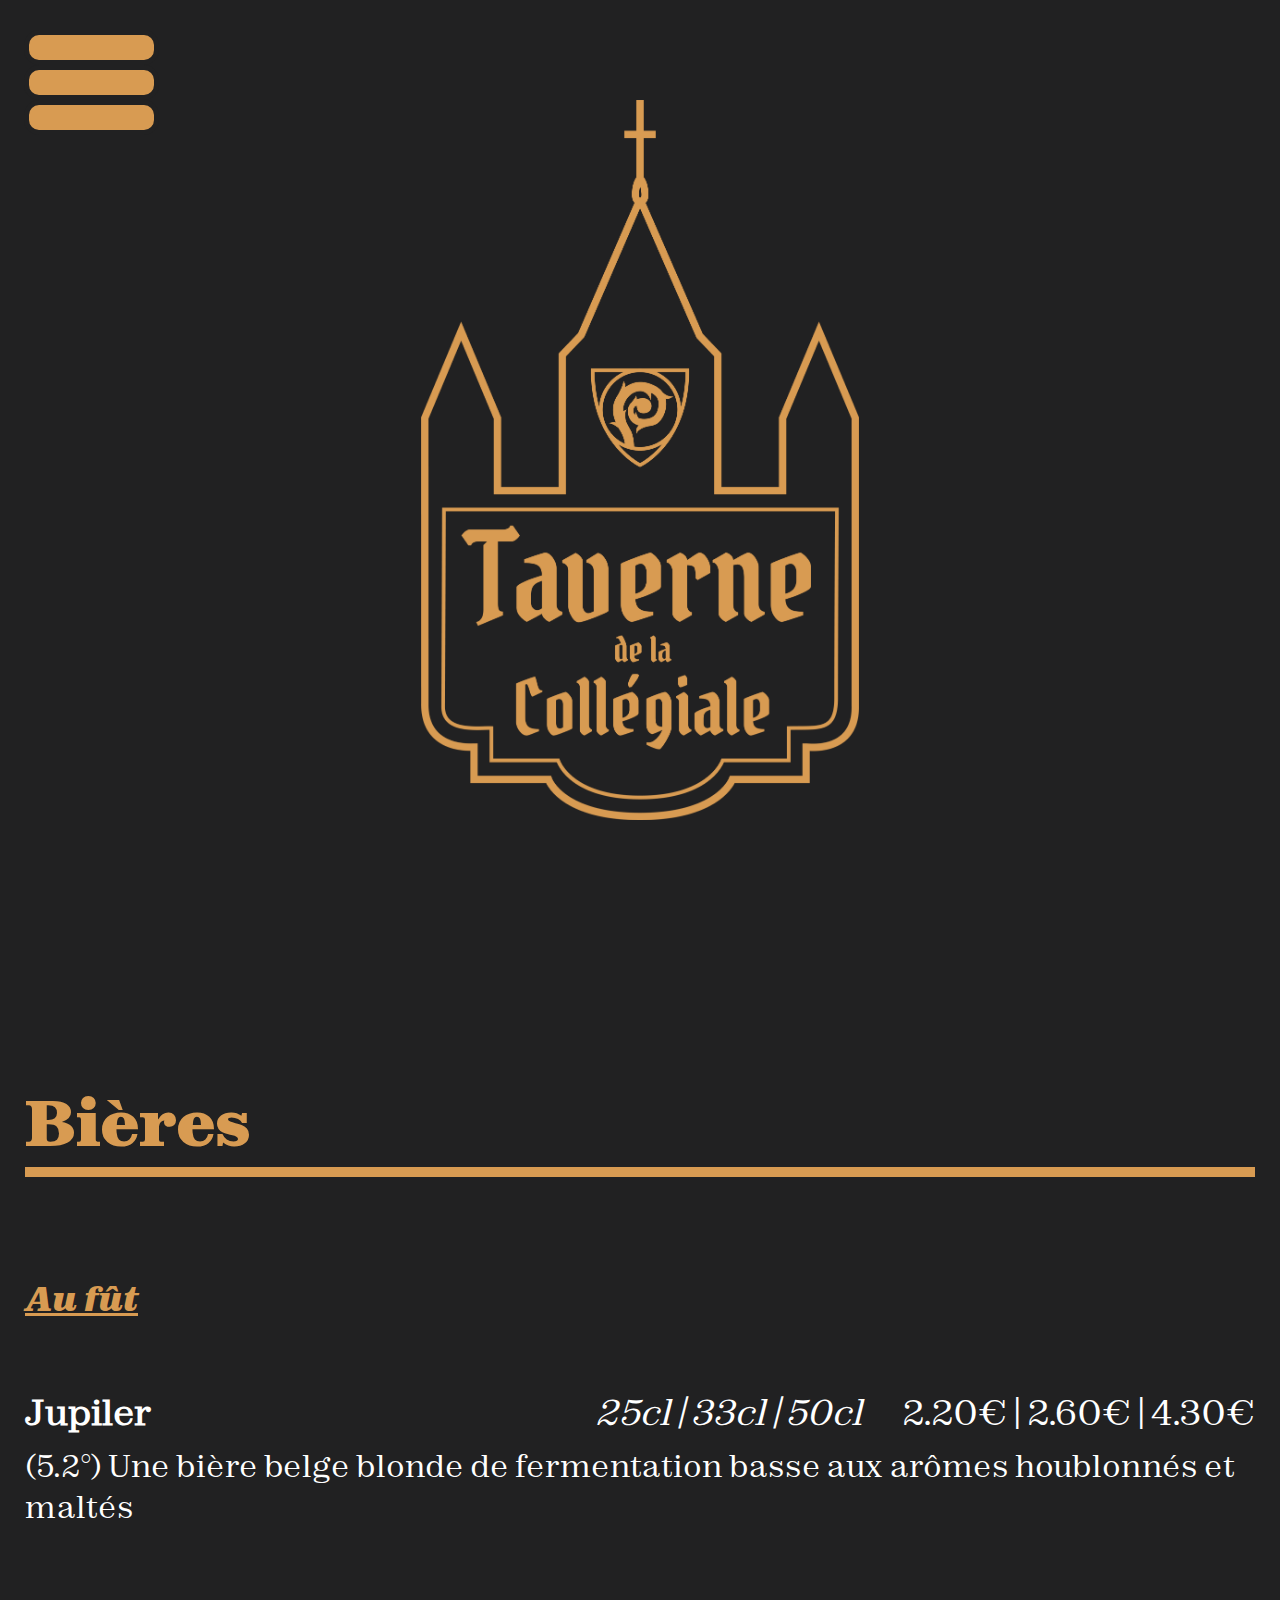
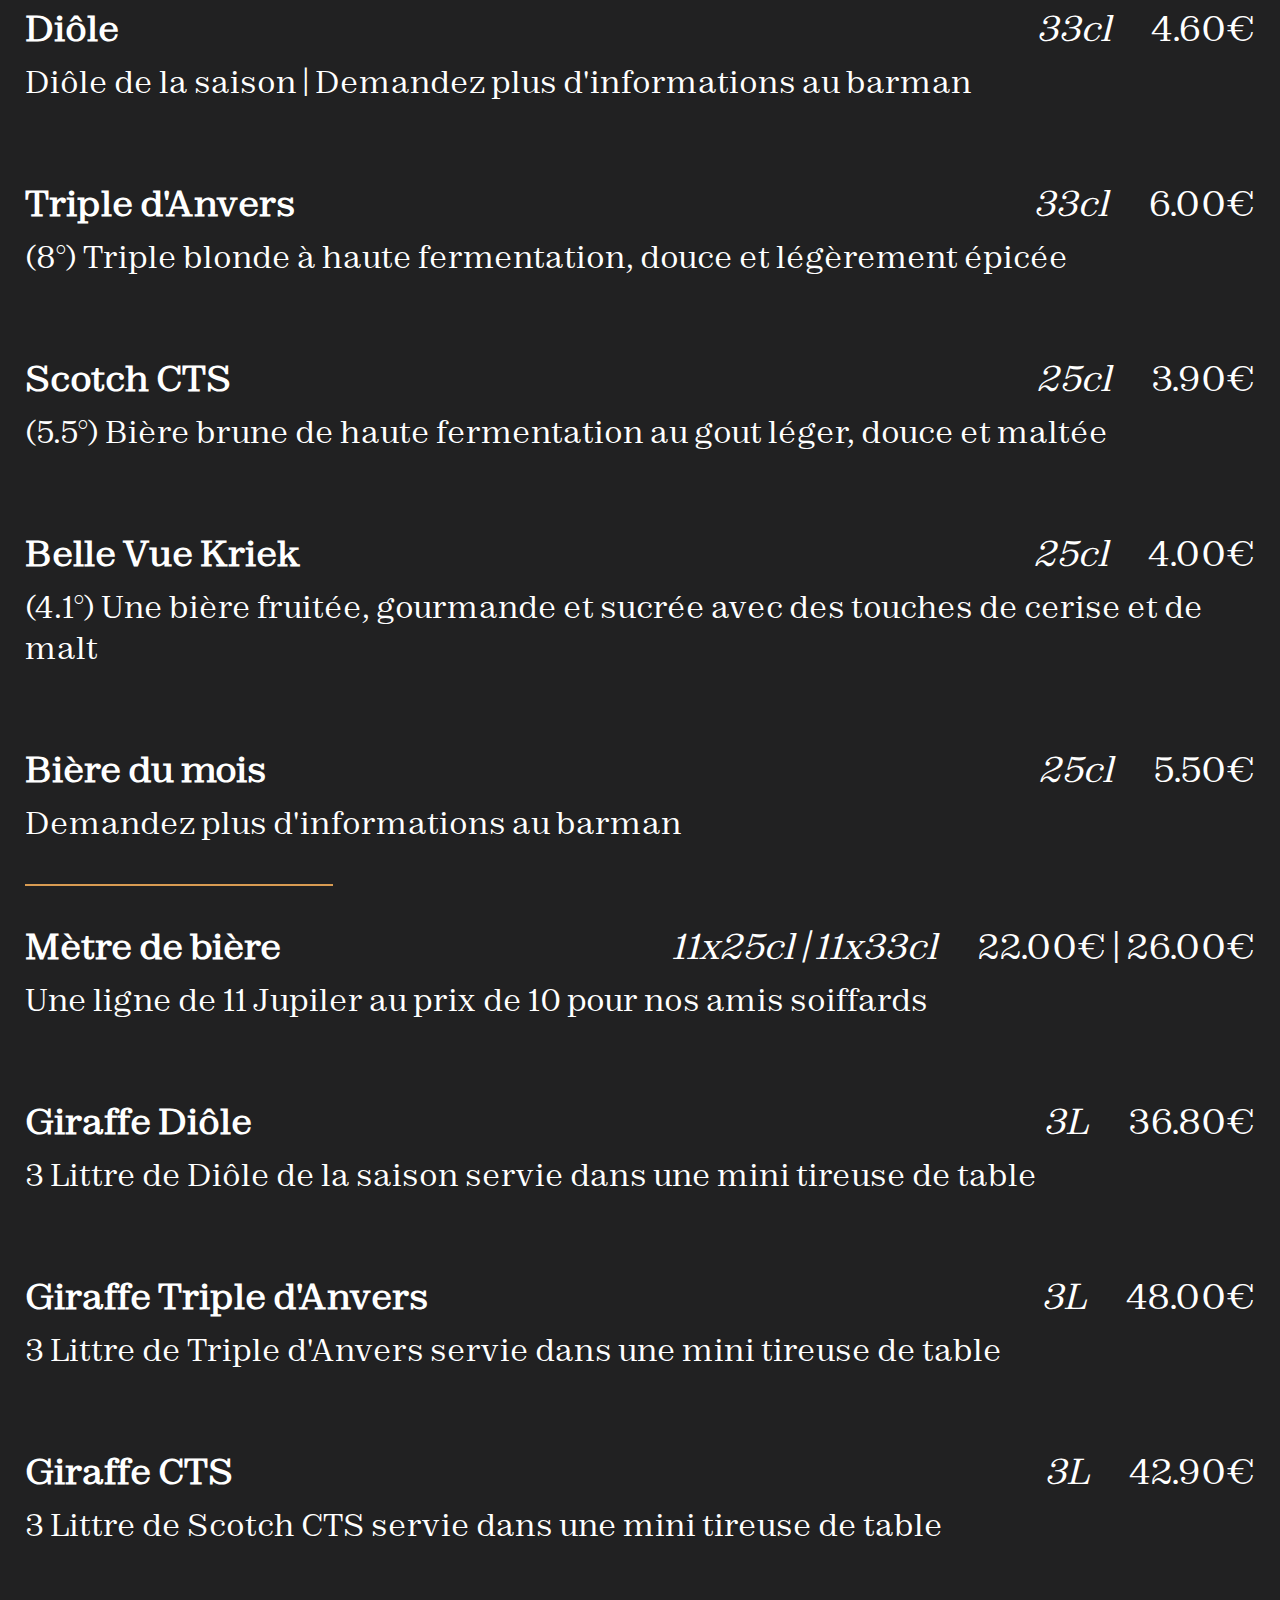
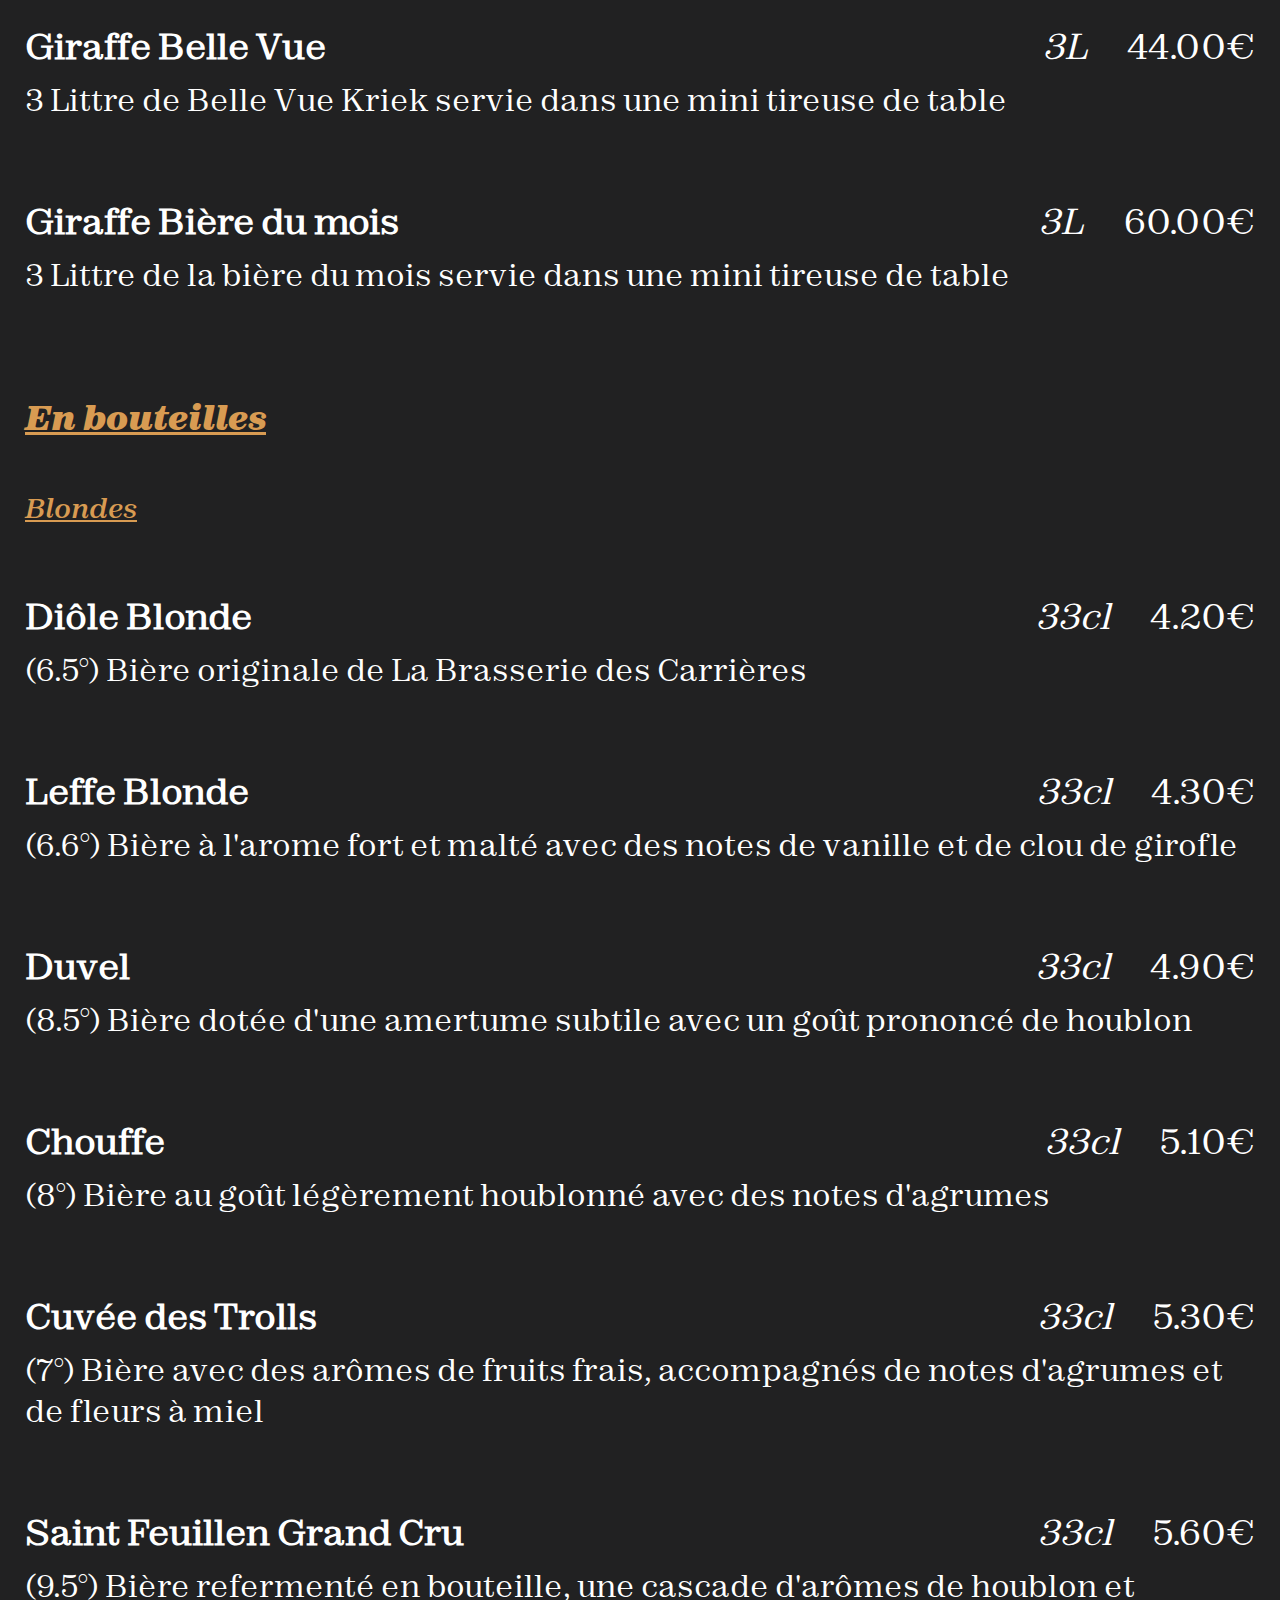
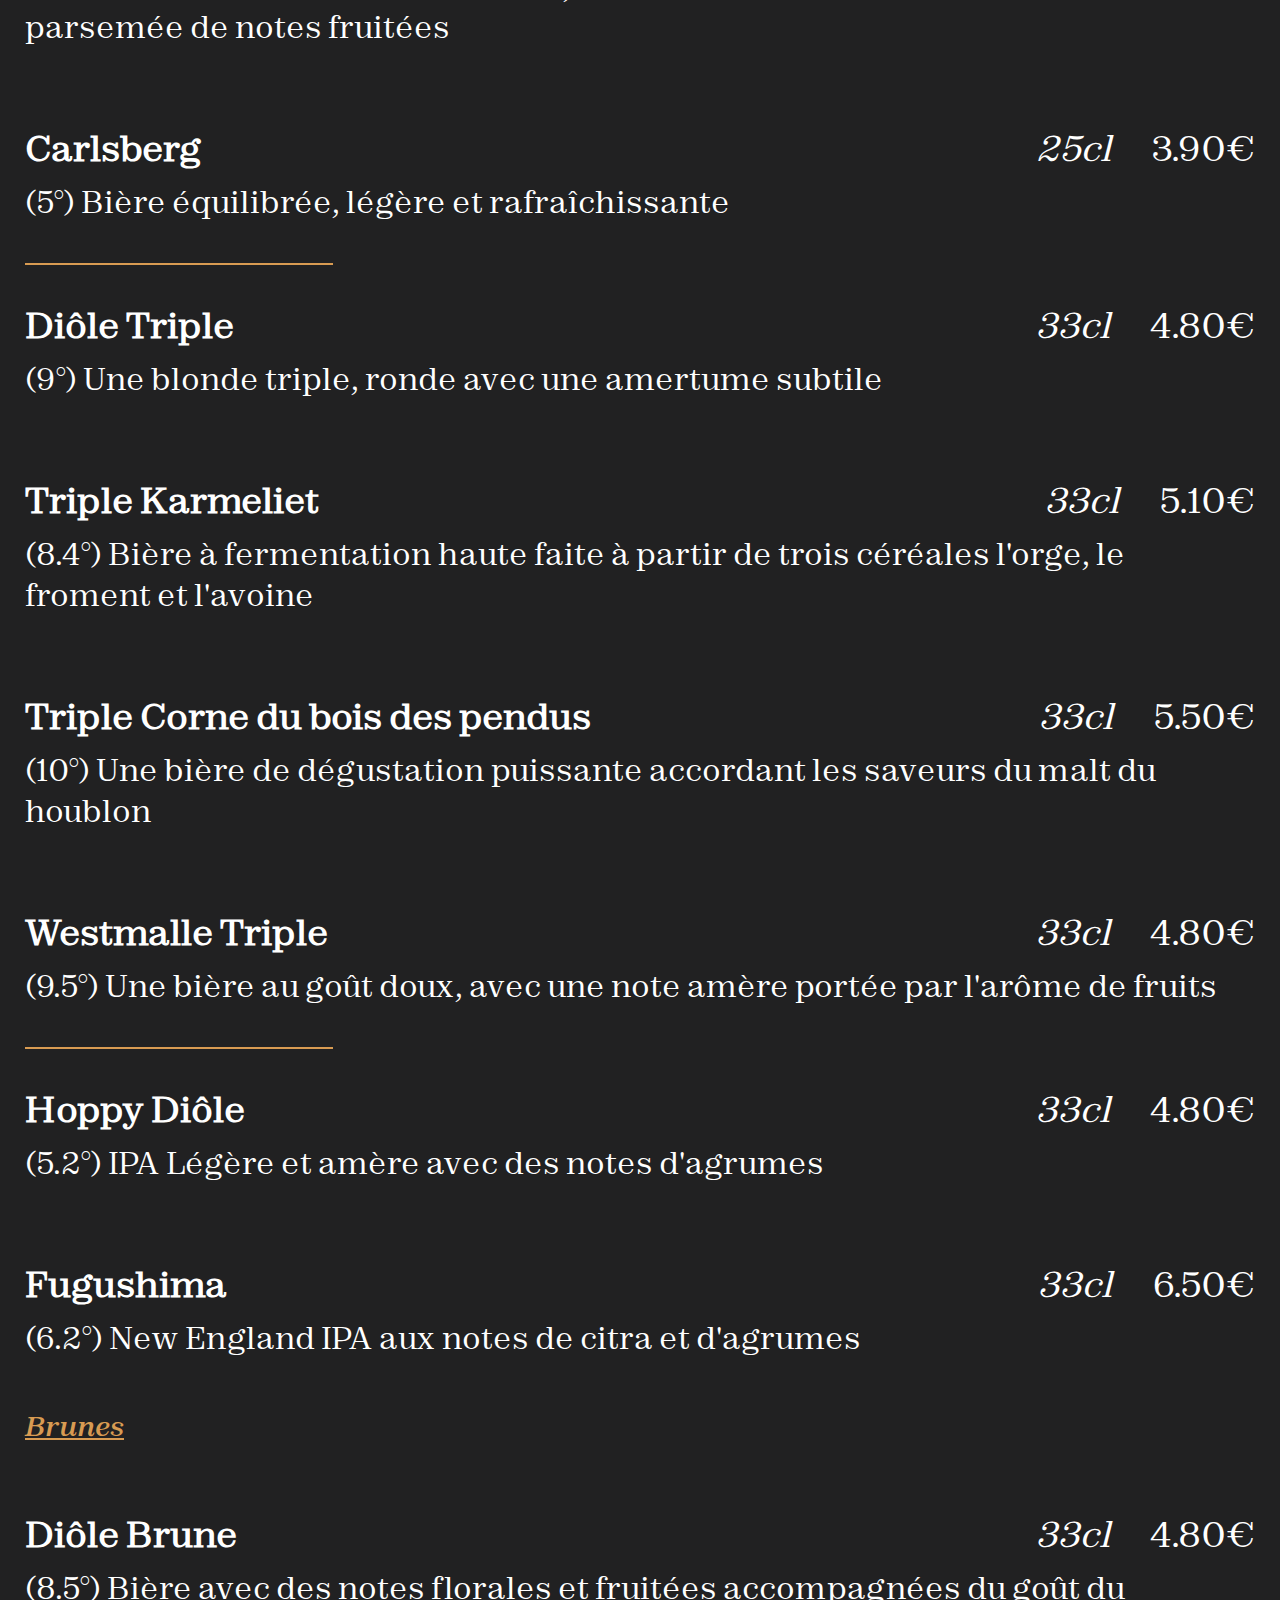
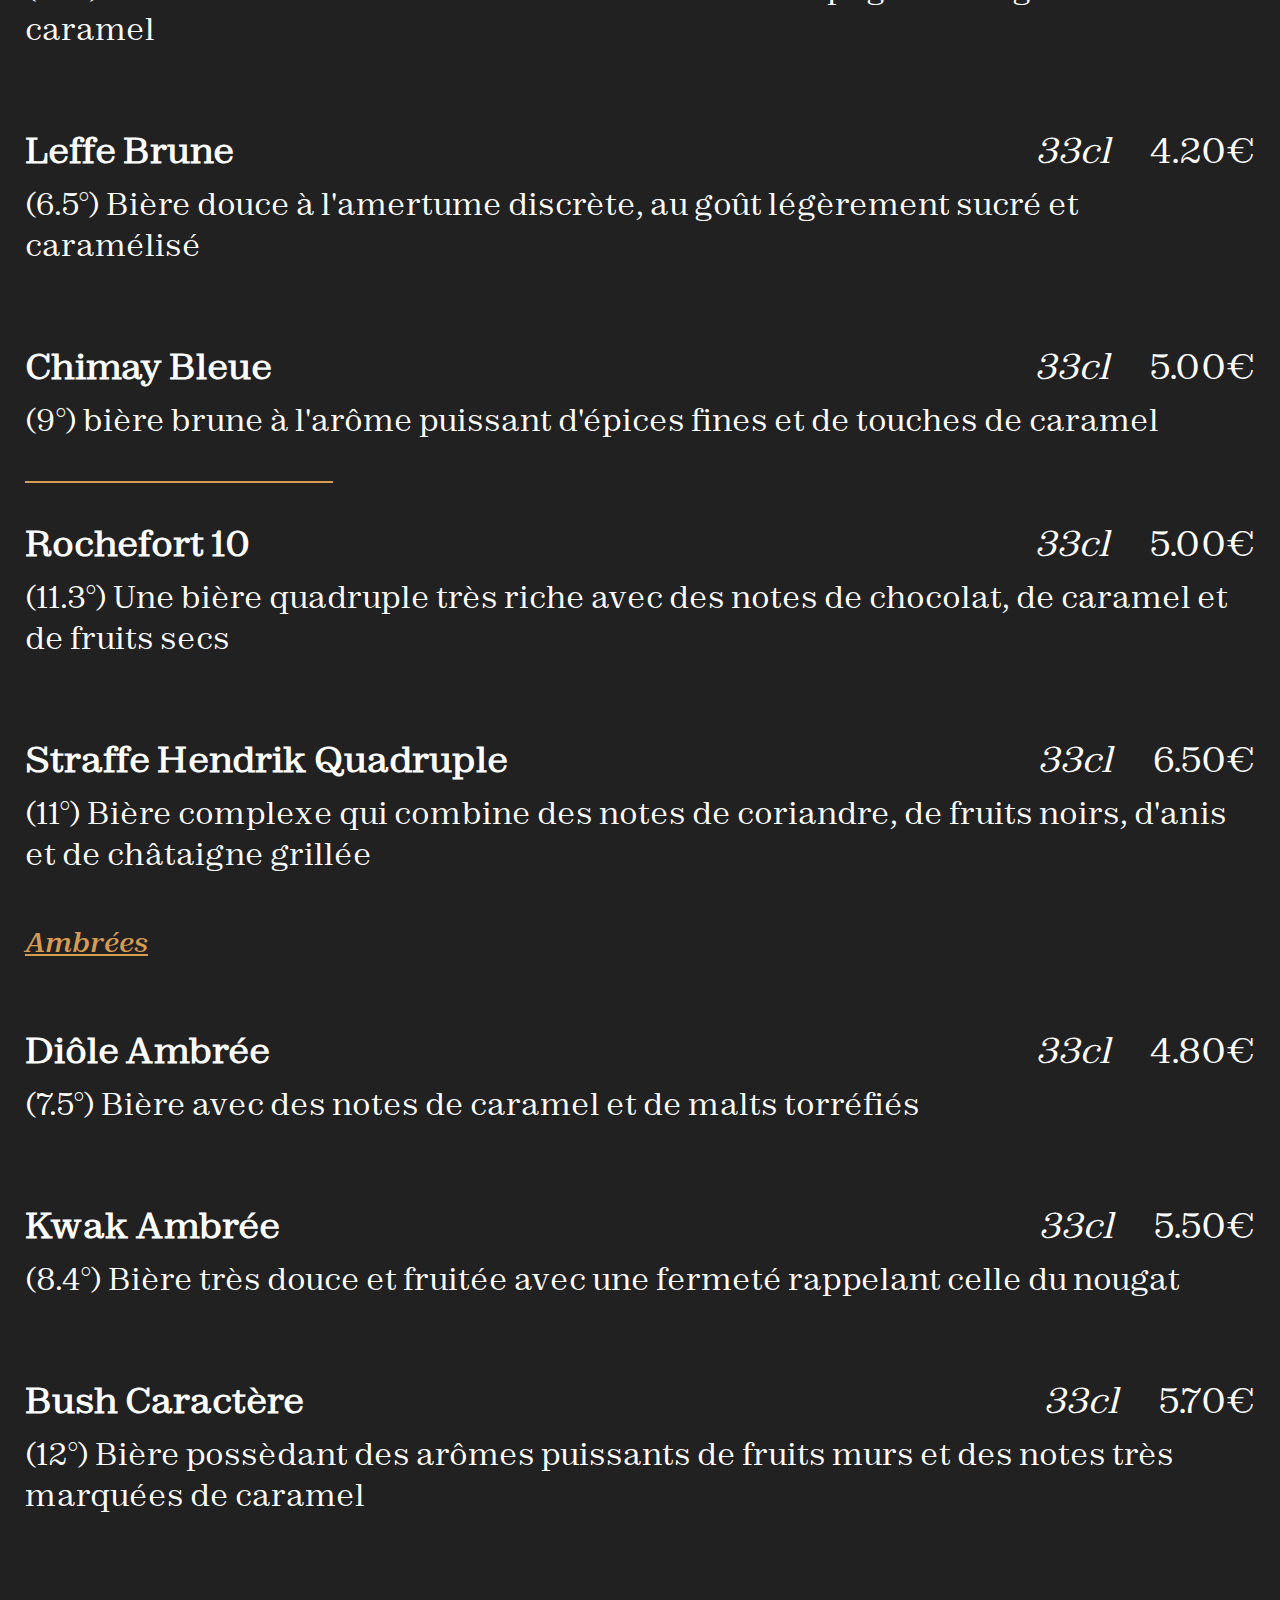
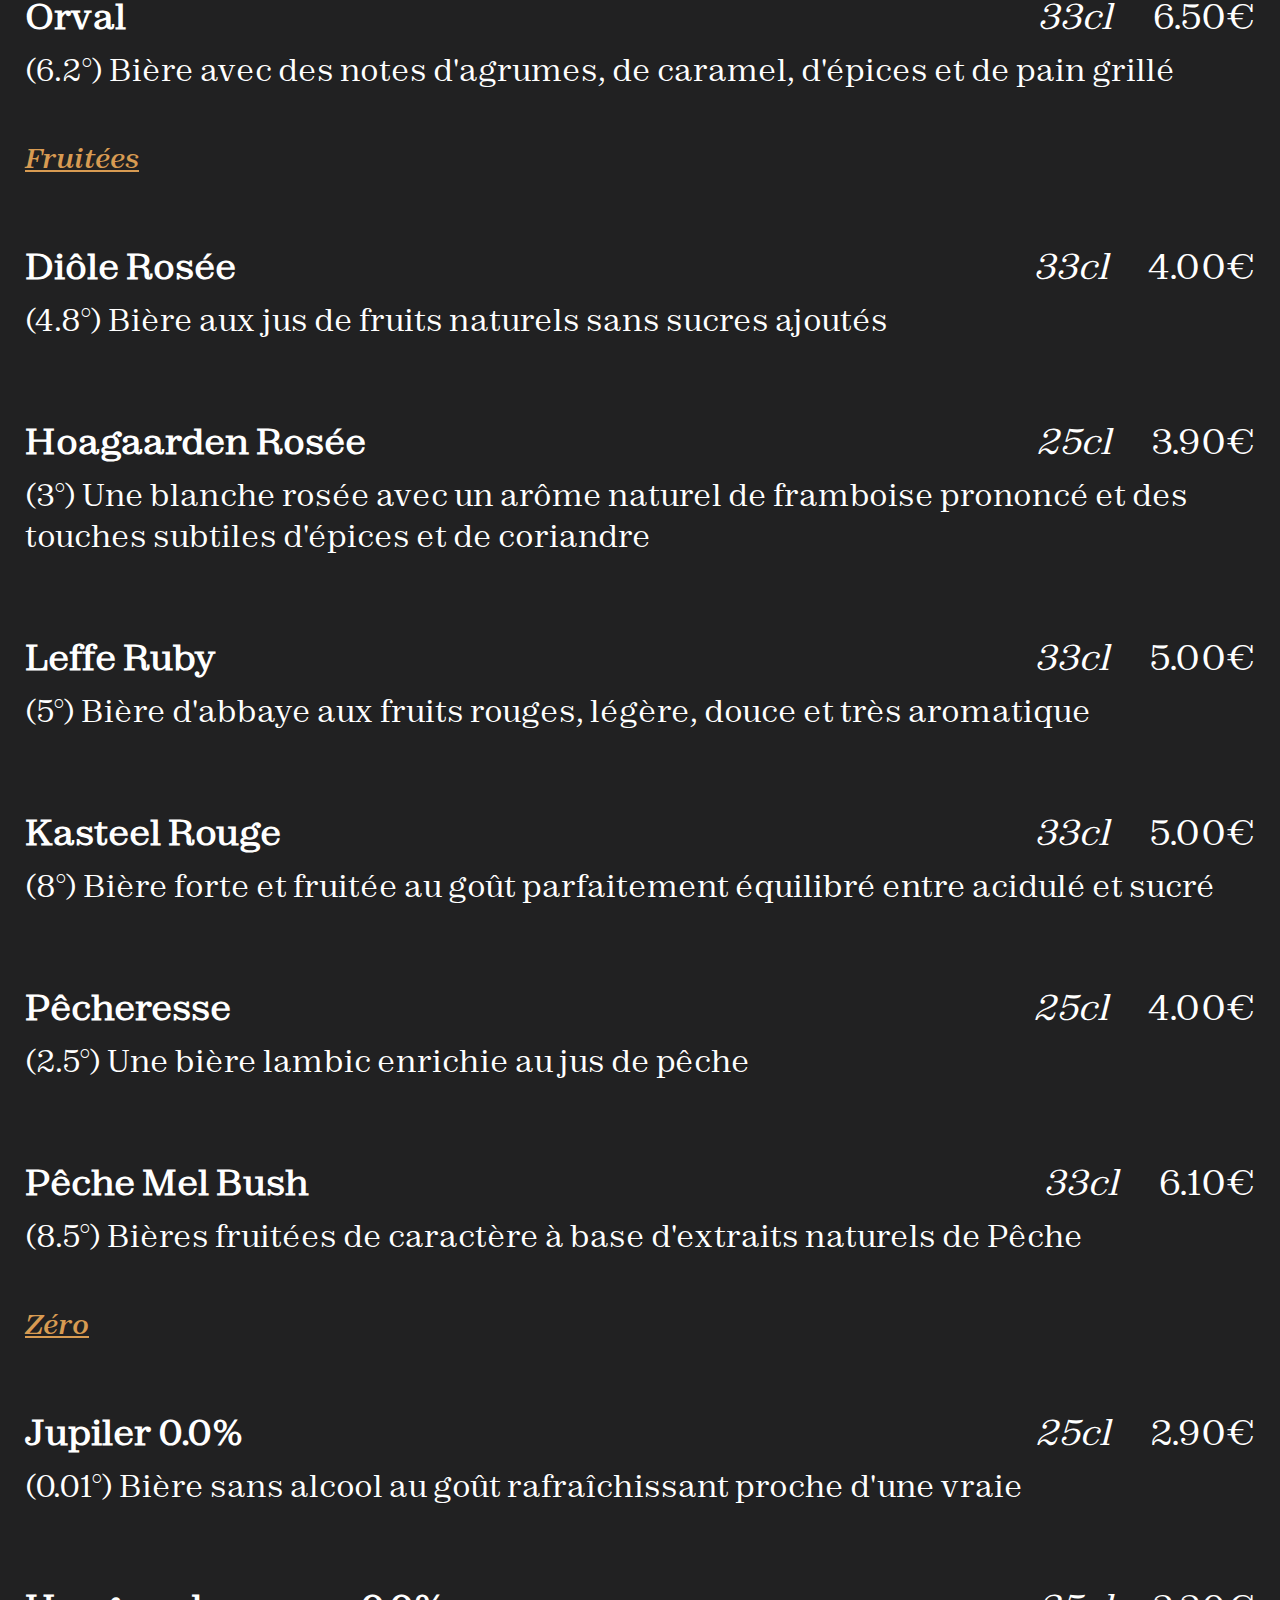
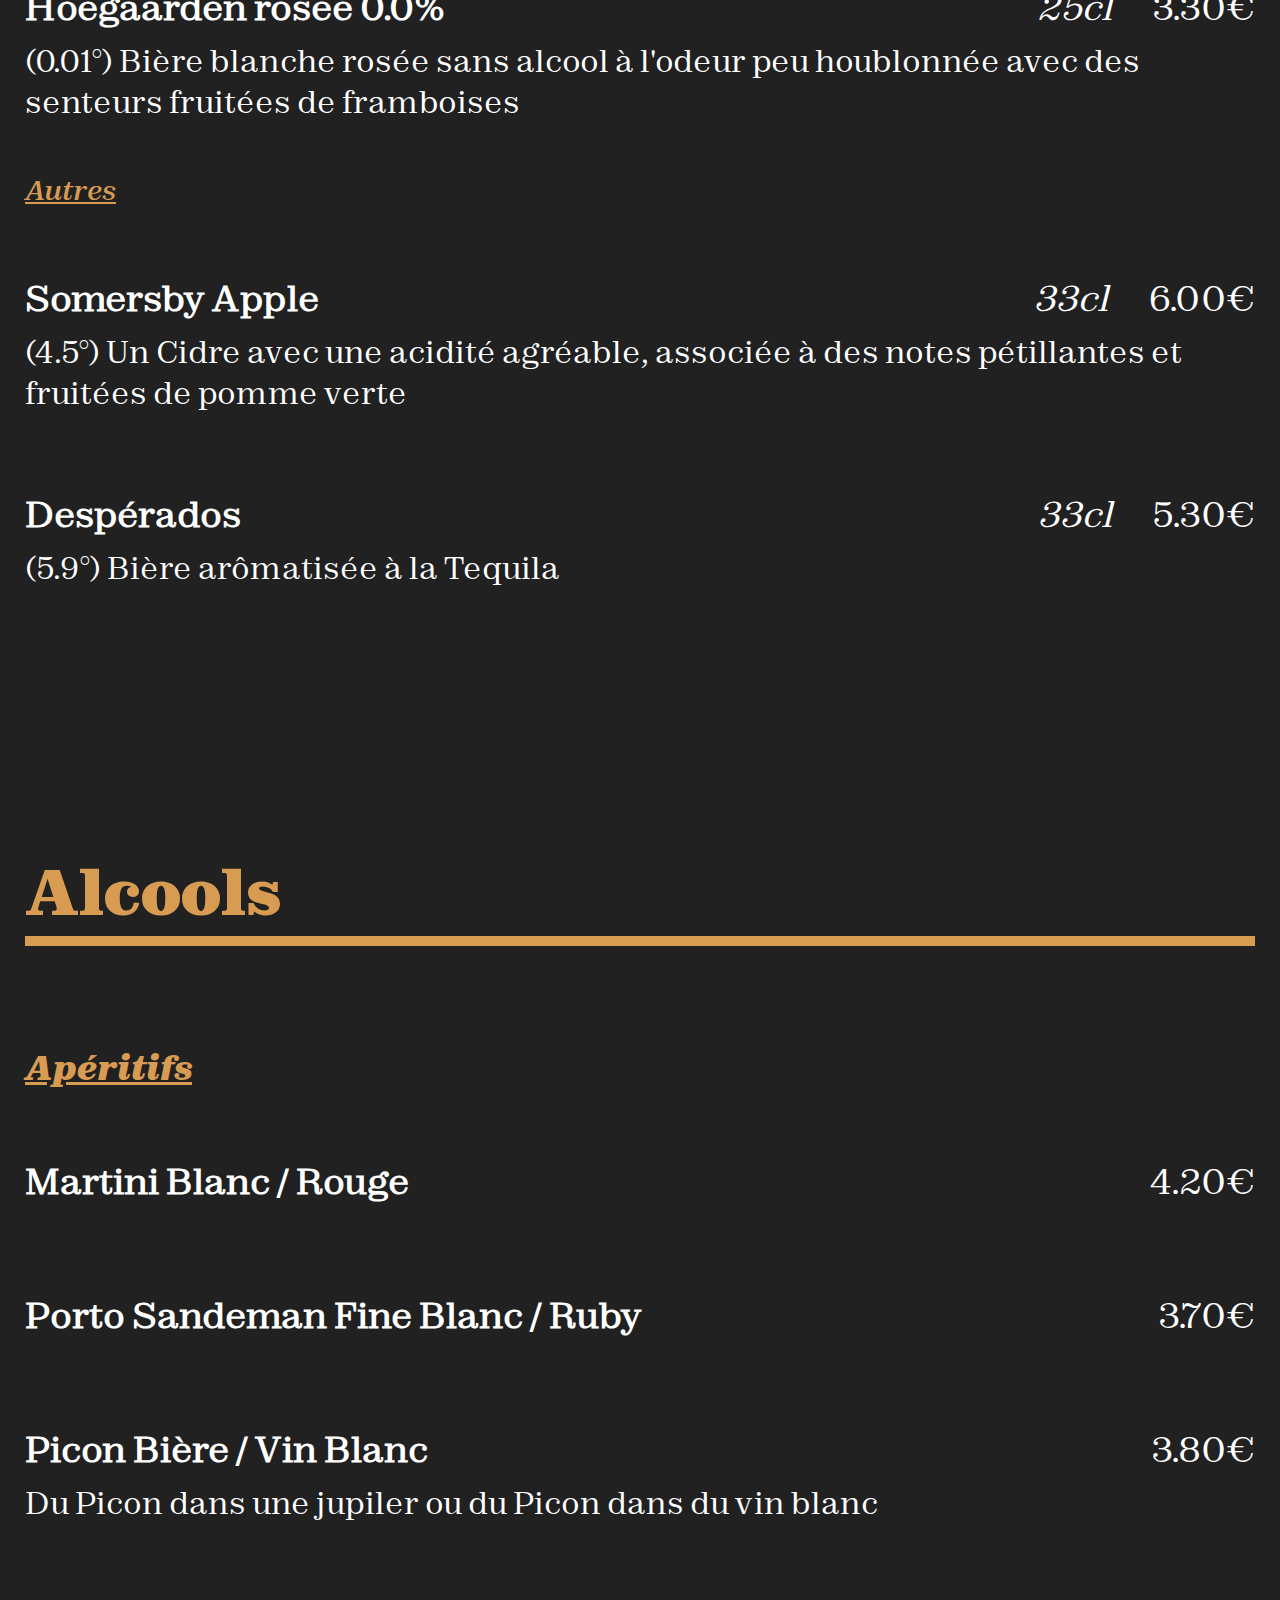
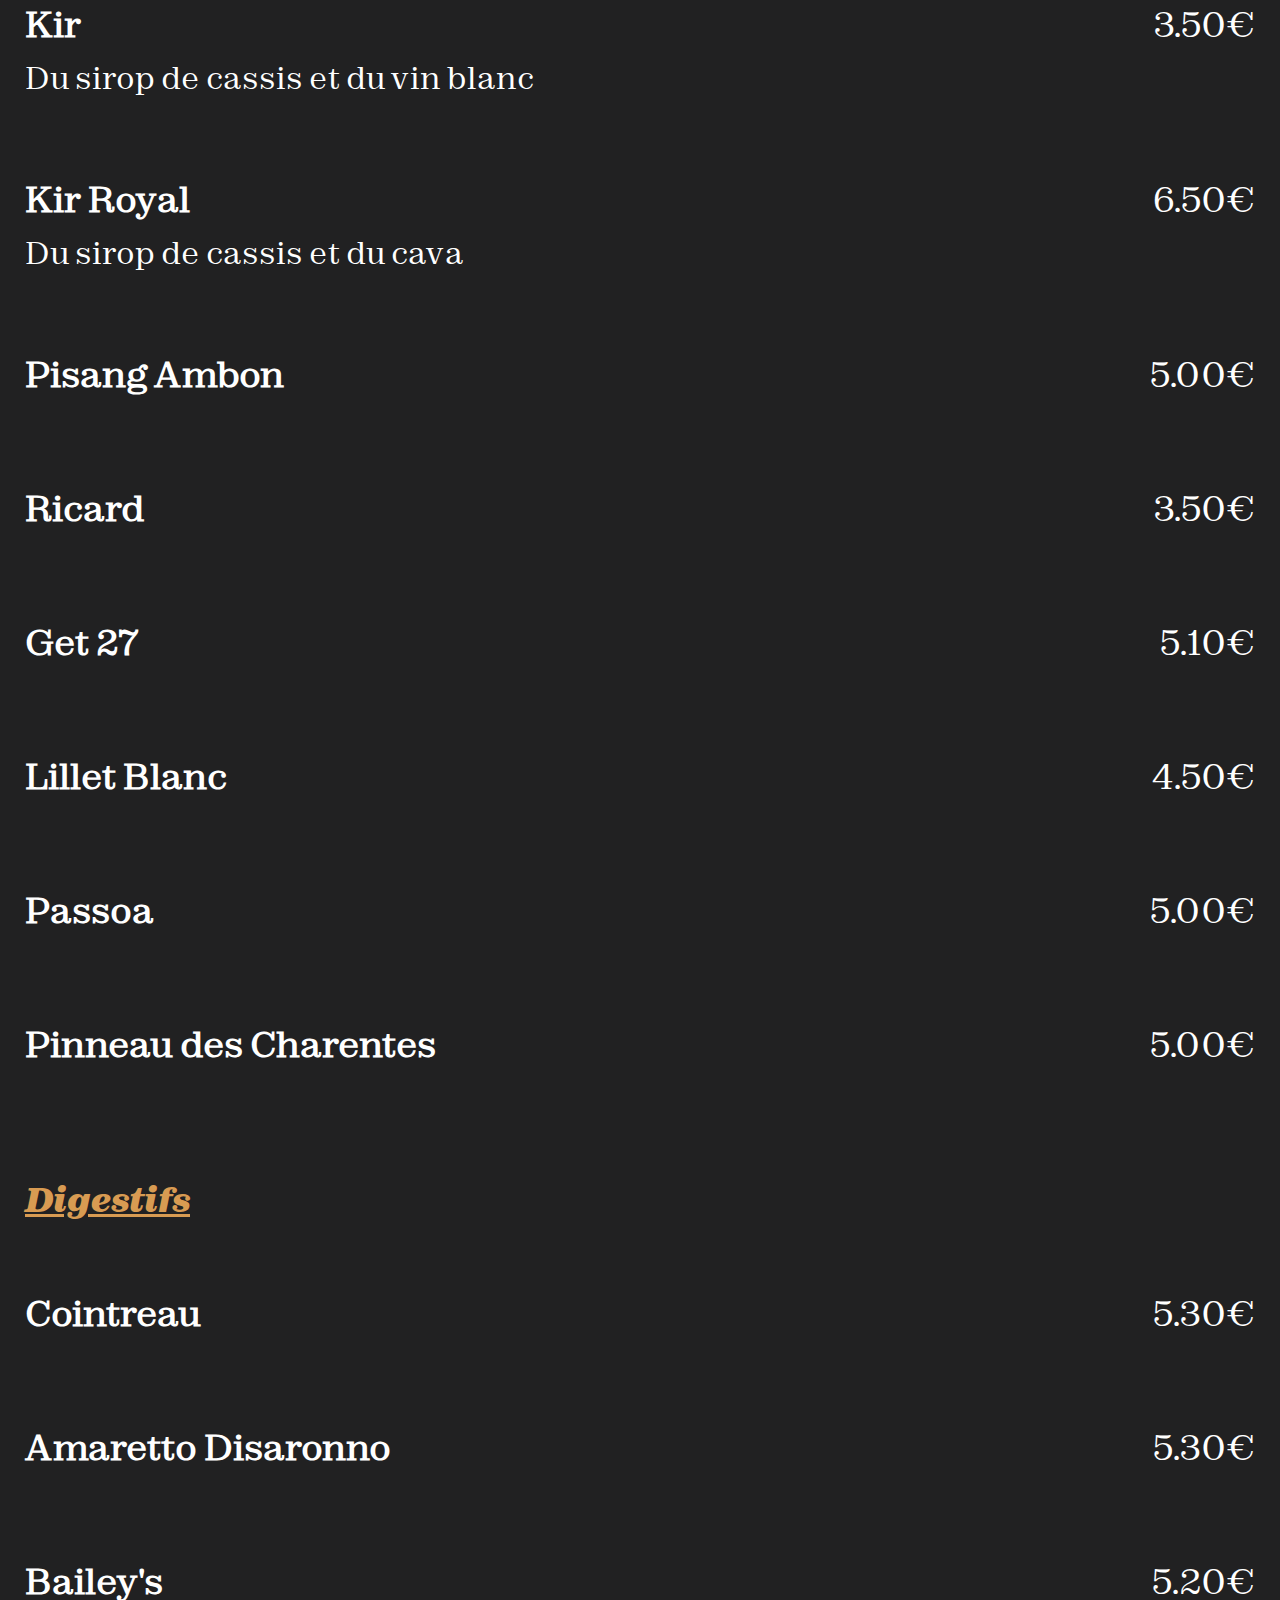
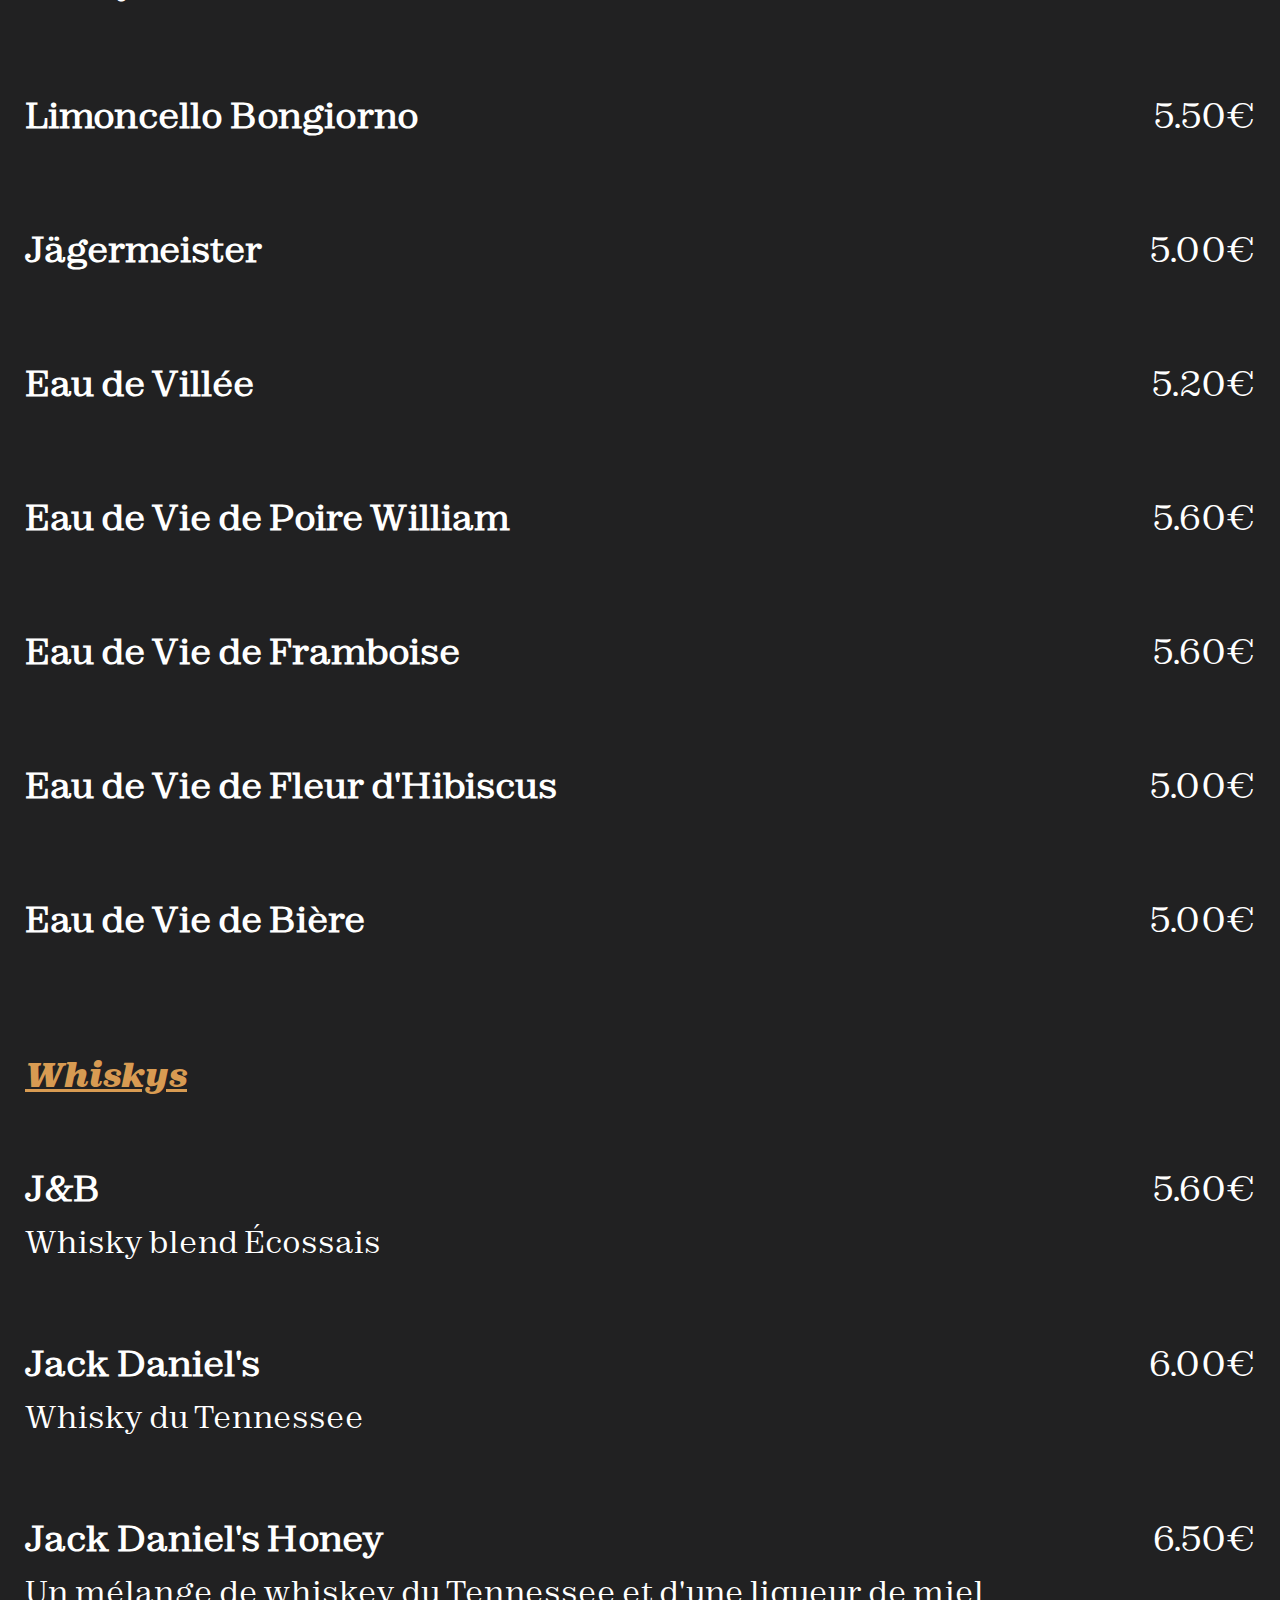
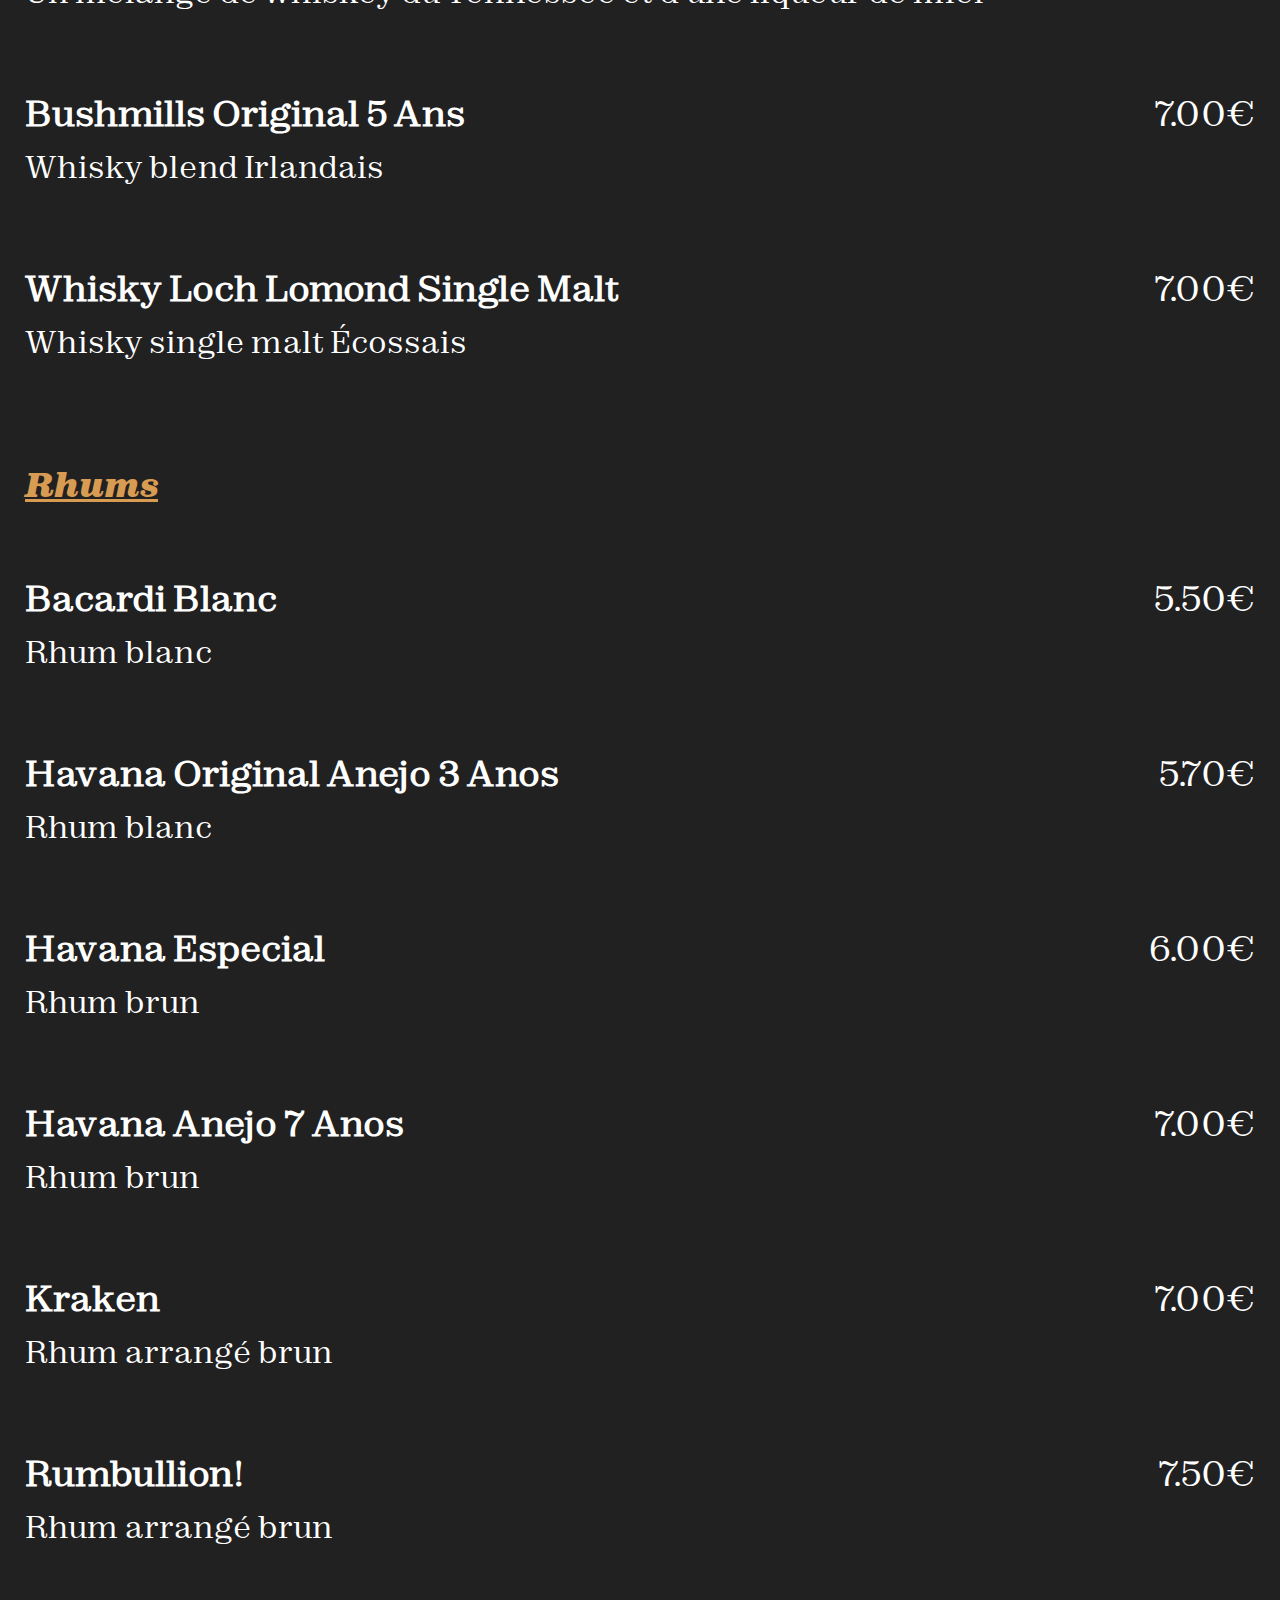
<file: index.html>
<!DOCTYPE html>
<html lang="fr">
    <head>
        <Title>La Taverne de la Collegiale</Title>
        <link rel="stylesheet" href="style.css">
    </head>
<body>
    <header>
        <div class="container" class="dropdown" onclick="myFunction(this)">
            <div class="bar1"></div>
            <div class="bar2"></div>
            <div class="bar3"></div>
            <div id="myDropdown" class="dropdown-content">
                <div class="lien-menu"><a href="#bieres">Bières</a></div>
                <div class="lien-menu"><a href="#alcools">Alcools</a></div>
                <div class="lien-menu"><a href="#softs">Softs</a></div>
                <div class="lien-menu"><a href="#cocktails">Cocktails</a></div>
                <div class="lien-menu"><a href="#vinsetcava">Vins et Cava</a></div>
                <div class="lien-menu"><a href="#boissonschaudes">Boissons Chaudes</a></div>
                <div class="lien-menu"><a href="#encas">En-cas</a></div>
                <div class="lien-menu" id="bigline"><a href="#contact">Contact</a></div>
            </div>
        </div>
        <script>
            function myFunction(x) {
                x.classList.toggle("change");
                document.getElementById("myDropdown").classList.toggle("show");
            }
        </script>
        <img src="Vitrine-PorteFT.png" id=logo>
        <h1 id="title">Carte</h1>
    </header>
    <div class="content">
        <h2 class="title-parts" id="bieres">Bières</h2>
        <!-- Partie Bières -->
        <div>
            <h3 class="subtitle-parts">Au fût</h3>
                <!-- Partie Bières au fût -->
                <div class="parts-elements">

                    <div class="article-header"><p class="article">Jupiler</p><div class="article-data"><p class="quantity">25cl | 33cl | 50cl</p><p class="price">2.20€ | 2.60€ | 4.30€</p></div></div>
                    <p class="description">(5.2°) Une bière belge blonde de fermentation basse aux arômes houblonnés et maltés</p>

                    <div class="article-header"><p class="article">Diôle</p><div class="article-data"><p class="quantity">33cl</p><p class="price">4.60€</p></div></div>
                    <p class="description">Diôle de la saison | Demandez plus d'informations au barman</p>

                    <div class="article-header"><p class="article">Triple d'Anvers</p><div class="article-data"><p class="quantity">33cl</p><p class="price">6.00€</p></div></div>
                    <p class="description">(8°) Triple blonde à haute fermentation, douce et légèrement épicée</p>

                    <div class="article-header"><p class="article">Scotch CTS</p><div class="article-data"><p class="quantity">25cl</p><p class="price">3.90€</p></div></div>
                    <p class="description">(5.5°) Bière brune de haute fermentation au gout léger, douce et maltée</p>

                    <div class="article-header"><p class="article">Belle Vue Kriek</p><div class="article-data"><p class="quantity">25cl</p><p class="price">4.00€</p></div></div>
                    <p class="description">(4.1°) Une bière fruitée, gourmande et sucrée avec des touches de cerise et de malt</p>

                    <div class="article-header"><p class="article">Bière du mois</p><div class="article-data"><p class="quantity">25cl</p><p class="price">5.50€</p></div></div>
                    <p class="description">Demandez plus d'informations au barman</p>

                    <div class="line"></div>

                    <div class="article-header"><p class="article">Mètre de bière</p><div class="article-data"><p class="quantity">11x25cl | 11x33cl</p><p class="price">22.00€ | 26.00€</p></div></div>
                    <p class="description">Une ligne de 11 Jupiler au prix de 10 pour nos amis soiffards</p>

                    <div class="article-header"><p class="article">Giraffe Diôle</p><div class="article-data"><p class="quantity">3L</p><p class="price">36.80€</p></div></div>
                    <p class="description">3 Littre de Diôle de la saison servie dans une mini tireuse de table</p>

                    <div class="article-header"><p class="article">Giraffe Triple d'Anvers</p><div class="article-data"><p class="quantity">3L</p><p class="price">48.00€</p></div></div>
                    <p class="description">3 Littre de Triple d'Anvers servie dans une mini tireuse de table</p>

                    <div class="article-header"><p class="article">Giraffe CTS</p><div class="article-data"><p class="quantity">3L</p><p class="price">42.90€</p></div></div>
                    <p class="description">3 Littre de Scotch CTS servie dans une mini tireuse de table</p>

                    <div class="article-header"><p class="article">Giraffe Belle Vue</p><div class="article-data"><p class="quantity">3L</p><p class="price">44.00€</p></div></div>
                    <p class="description">3 Littre de Belle Vue Kriek servie dans une mini tireuse de table</p>

                    <div class="article-header"><p class="article">Giraffe Bière du mois</p><div class="article-data"><p class="quantity">3L</p><p class="price">60.00€</p></div></div>
                    <p class="description">3 Littre de la bière du mois servie dans une mini tireuse de table</p>

                </div>
                <h3 class="subtitle-parts">En bouteilles</h3>
                <h4 class="subsubtitle-parts">Blondes</h4>
                <!-- Partie Bouteilles blondes -->
                <div class="parts-elements">

                    <div class="article-header"><p class="article">Diôle Blonde</p><div class="article-data"><p class="quantity">33cl</p><p class="price">4.20€</p></div></div>
                    <p class="description">(6.5°) Bière originale de La Brasserie des Carrières</p>

                    <div class="article-header"><p class="article">Leffe Blonde</p><div class="article-data"><p class="quantity">33cl</p><p class="price">4.30€</p></div></div>
                    <p class="description">(6.6°) Bière à l'arome fort et malté avec des notes de vanille et de clou de girofle</p>

                    <div class="article-header"><p class="article">Duvel</p><div class="article-data"><p class="quantity">33cl</p><p class="price">4.90€</p></div></div>
                    <p class="description">(8.5°) Bière dotée d'une amertume subtile avec un goût prononcé de houblon</p>

                    <div class="article-header"><p class="article">Chouffe</p><div class="article-data"><p class="quantity">33cl</p><p class="price">5.10€</p></div></div>
                    <p class="description">(8°) Bière au goût légèrement houblonné avec des notes d'agrumes</p>

                    <div class="article-header"><p class="article">Cuvée des Trolls</p><div class="article-data"><p class="quantity">33cl</p><p class="price">5.30€</p></div></div>
                    <p class="description">(7°) Bière avec des arômes de fruits frais, accompagnés de notes d'agrumes et de fleurs à miel</p>

                    <div class="article-header"><p class="article">Saint Feuillen Grand Cru</p><div class="article-data"><p class="quantity">33cl</p><p class="price">5.60€</p></div></div>
                    <p class="description">(9.5°) Bière refermenté en bouteille, une cascade d'arômes de houblon et parsemée de notes fruitées</p>

                    <div class="article-header"><p class="article">Carlsberg</p><div class="article-data"><p class="quantity">25cl</p><p class="price">3.90€</p></div></div>
                    <p class="description">(5°) Bière équilibrée, légère et rafraîchissante</p>

                    <div class="line"></div>

                    <div class="article-header"><p class="article">Diôle Triple</p><div class="article-data"><p class="quantity">33cl</p><p class="price">4.80€</p></div></div>
                    <p class="description">(9°) Une blonde triple, ronde avec une amertume subtile</p>

                    <div class="article-header"><p class="article">Triple Karmeliet</p><div class="article-data"><p class="quantity">33cl</p><p class="price">5.10€</p></div></div>
                    <p class="description">(8.4°) Bière à fermentation haute faite à partir de trois céréales l'orge, le froment et l'avoine</p>

                    <div class="article-header"><p class="article">Triple Corne du bois des pendus</p><div class="article-data"><p class="quantity">33cl</p><p class="price">5.50€</p></div></div>
                    <p class="description">(10°) Une bière de dégustation puissante accordant les saveurs du malt du houblon</p>

                    <div class="article-header"><p class="article">Westmalle Triple</p><div class="article-data"><p class="quantity">33cl</p><p class="price">4.80€</p></div></div>
                    <p class="description">(9.5°) Une bière au goût doux, avec une note amère portée par l'arôme de fruits</p>

                    <div class="line"></div>
                
                    <div class="article-header"><p class="article">Hoppy Diôle</p><div class="article-data"><p class="quantity">33cl</p><p class="price">4.80€</p></div></div>
                    <p class="description">(5.2°) IPA Légère et amère avec des notes d'agrumes</p>

                    <div class="article-header"><p class="article">Fugushima</p><div class="article-data"><p class="quantity">33cl</p><p class="price">6.50€</p></div></div>
                    <p class="description">(6.2°) New England IPA aux notes de citra et d'agrumes</p>

                </div>
                <h4 class="subsubtitle-parts">Brunes</h4>
                <!-- Partie Bouteilles brunes -->
                <div class="parts-elements">

                    <div class="article-header"><p class="article">Diôle Brune</p><div class="article-data"><p class="quantity">33cl</p><p class="price">4.80€</p></div></div>
                    <p class="description">(8.5°) Bière avec des notes florales et fruitées accompagnées du goût du caramel</p>

                    <div class="article-header"><p class="article">Leffe Brune</p><div class="article-data"><p class="quantity">33cl</p><p class="price">4.20€</p></div></div>
                    <p class="description">(6.5°) Bière douce à l'amertume discrète, au goût légèrement sucré et caramélisé</p>

                    <div class="article-header"><p class="article">Chimay Bleue</p><div class="article-data"><p class="quantity">33cl</p><p class="price">5.00€</p></div></div>
                    <p class="description">(9°) bière brune à l'arôme puissant d'épices fines et de touches de caramel</p>

                    <div class="line"></div>

                    <div class="article-header"><p class="article">Rochefort 10</p><div class="article-data"><p class="quantity">33cl</p><p class="price">5.00€</p></div></div>
                    <p class="description">(11.3°) Une bière quadruple très riche avec des notes de chocolat, de caramel et de fruits secs</p>

                    <div class="article-header"><p class="article">Straffe Hendrik Quadruple</p><div class="article-data"><p class="quantity">33cl</p><p class="price">6.50€</p></div></div>
                    <p class="description">(11°) Bière complexe qui combine des notes de coriandre, de fruits noirs, d'anis et de châtaigne grillée</p>

                </div>
                <h4 class="subsubtitle-parts">Ambrées</h4>
                <!-- Partie Bouteilles ambrées -->
                <div class="parts-elements">

                    <div class="article-header"><p class="article">Diôle Ambrée</p><div class="article-data"><p class="quantity">33cl</p><p class="price">4.80€</p></div></div>
                    <p class="description">(7.5°) Bière avec des notes de caramel et de malts torréfiés</p>

                    <div class="article-header"><p class="article">Kwak Ambrée</p><div class="article-data"><p class="quantity">33cl</p><p class="price">5.50€</p></div></div>
                    <p class="description">(8.4°) Bière très douce et fruitée avec une fermeté rappelant celle du nougat</p>

                    <div class="article-header"><p class="article">Bush Caractère</p><div class="article-data"><p class="quantity">33cl</p><p class="price">5.70€</p></div></div>
                    <p class="description">(12°) Bière possèdant des arômes puissants de fruits murs et des notes très marquées de caramel</p>

                    <div class="article-header"><p class="article">Orval</p><div class="article-data"><p class="quantity">33cl</p><p class="price">6.50€</p></div></div>
                    <p class="description">(6.2°) Bière avec des notes d'agrumes, de caramel, d'épices et de pain grillé</p>
                
                </div>
                <h4 class="subsubtitle-parts">Fruitées</h4>
                <!-- Partie Bouteilles fruitées -->
                <div class="parts-elements">

                    <div class="article-header"><p class="article">Diôle Rosée</p><div class="article-data"><p class="quantity">33cl</p><p class="price">4.00€</p></div></div>
                    <p class="description">(4.8°) Bière aux jus de fruits naturels sans sucres ajoutés</p>

                    <div class="article-header"><p class="article">Hoagaarden Rosée</p><div class="article-data"><p class="quantity">25cl</p><p class="price">3.90€</p></div></div>
                    <p class="description">(3°) Une blanche rosée avec un arôme naturel de framboise prononcé et des touches subtiles d'épices et de coriandre</p>

                    <div class="article-header"><p class="article">Leffe Ruby</p><div class="article-data"><p class="quantity">33cl</p><p class="price">5.00€</p></div></div>
                    <p class="description">(5°) Bière d'abbaye aux fruits rouges, légère, douce et très aromatique</p>

                    <div class="article-header"><p class="article">Kasteel Rouge</p><div class="article-data"><p class="quantity">33cl</p><p class="price">5.00€</p></div></div>
                    <p class="description">(8°) Bière forte et fruitée au goût parfaitement équilibré entre acidulé et sucré</p>

                    <div class="article-header"><p class="article">Pêcheresse</p><div class="article-data"><p class="quantity">25cl</p><p class="price">4.00€</p></div></div>
                    <p class="description">(2.5°) Une bière lambic enrichie au jus de pêche</p>

                    <div class="article-header"><p class="article">Pêche Mel Bush</p><div class="article-data"><p class="quantity">33cl</p><p class="price">6.10€</p></div></div>
                    <p class="description">(8.5°) Bières fruitées de caractère à base d'extraits naturels de Pêche</p>
                
                </div>
                <h4 class="subsubtitle-parts">Zéro</h4>
                <!-- Partie Bouteilles zéro -->
                <div class="parts-elements">

                    <div class="article-header"><p class="article">Jupiler 0.0%</p><div class="article-data"><p class="quantity">25cl</p><p class="price">2.90€</p></div></div>
                    <p class="description">(0.01°) Bière sans alcool au goût rafraîchissant proche d'une vraie</p>

                    <div class="article-header"><p class="article">Hoegaarden rosee 0.0%</p><div class="article-data"><p class="quantity">25cl</p><p class="price">3.30€</p></div></div>
                    <p class="description">(0.01°) Bière blanche rosée sans alcool à l'odeur peu houblonnée avec des senteurs fruitées de framboises</p>
                
                </div>
                <h4 class="subsubtitle-parts">Autres</h4>
                <!-- Partie Bouteilles Autres -->
                <div class="parts-elements">

                    <div class="article-header"><p class="article">Somersby Apple</p><div class="article-data"><p class="quantity">33cl</p><p class="price">6.00€</p></div></div>
                    <p class="description">(4.5°) Un Cidre avec une acidité agréable, associée à des notes pétillantes et fruitées de pomme verte</p>

                    <div class="article-header"><p class="article">Despérados</p><div class="article-data"><p class="quantity">33cl</p><p class="price">5.30€</p></div></div>
                    <p class="description">(5.9°) Bière arômatisée à la Tequila</p>
                
                </div>
        </div>
        <h2 class="title-parts" id="alcools">Alcools</h2>
        <!-- Partie Alcools -->
        <div>
            <h3 class="subtitle-parts">Apéritifs</h3>
            <!-- Partie Alcools Apéritifs-->
            <div class="parts-elements">

                <div class="article-header"><p class="article">Martini Blanc / Rouge</p><p class="price">4.20€</p></div>
                <p class="description"></p>

                <div class="article-header"><p class="article">Porto Sandeman Fine Blanc / Ruby</p><p class="price">3.70€</p></div>
                <p class="description"></p>

                <div class="article-header"><p class="article">Picon Bière / Vin Blanc</p><p class="price">3.80€</p></div>
                <p class="description">Du Picon dans une jupiler ou du Picon dans du vin blanc</p>

                <div class="article-header"><p class="article">Kir</p><p class="price">3.50€</p></div>
                <p class="description">Du sirop de cassis et du vin blanc</p>

                <div class="article-header"><p class="article">Kir Royal</p><p class="price">6.50€</p></div>
                <p class="description">Du sirop de cassis et du cava</p>

                <div class="article-header"><p class="article">Pisang Ambon</p><p class="price">5.00€</p></div>
                <p class="description"></p>

                <div class="article-header"><p class="article">Ricard</p><p class="price">3.50€</p></div>
                <p class="description"></p>

                <div class="article-header"><p class="article">Get 27</p><p class="price">5.10€</p></div>
                <p class="description"></p>

                <div class="article-header"><p class="article">Lillet Blanc</p><p class="price">4.50€</p></div>
                <p class="description"></p>

                <div class="article-header"><p class="article">Passoa</p><p class="price">5.00€</p></div>
                <p class="description"></p>

                <div class="article-header"><p class="article">Pinneau des Charentes</p><p class="price">5.00€</p></div>
                <p class="description"></p>

            </div>
            <h3 class="subtitle-parts">Digestifs</h3>
            <!-- Partie Alcools Digestifs-->
            <div class="parts-elements">

                <div class="article-header"><p class="article">Cointreau</p><p class="price">5.30€</p></div>
                <p class="description"></p>

                <div class="article-header"><p class="article">Amaretto Disaronno</p><p class="price">5.30€</p></div>
                <p class="description"></p>

                <div class="article-header"><p class="article">Bailey's</p><p class="price">5.20€</p></div>
                <p class="description"></p>

                <div class="article-header"><p class="article">Limoncello Bongiorno</p><p class="price">5.50€</p></div>
                <p class="description"></p>

                <div class="article-header"><p class="article">Jägermeister</p><p class="price">5.00€</p></div>
                <p class="description"></p>

                <div class="article-header"><p class="article">Eau de Villée</p><p class="price">5.20€</p></div>
                <p class="description"></p>

                <div class="article-header"><p class="article">Eau de Vie de Poire William</p><p class="price">5.60€</p></div>
                <p class="description"></p>

                <div class="article-header"><p class="article">Eau de Vie de Framboise</p><p class="price">5.60€</p></div>
                <p class="description"></p>

                <div class="article-header"><p class="article">Eau de Vie de Fleur d'Hibiscus</p><p class="price">5.00€</p></div>
                <p class="description"></p>

                <div class="article-header"><p class="article">Eau de Vie de Bière</p><p class="price">5.00€</p></div>
                <p class="description"></p>

            </div>
            <h3 class="subtitle-parts">Whiskys</h3>
            <!-- Partie Alcools Whiskys-->
            <div class="parts-elements">

                <div class="article-header"><p class="article">J&B</p><p class="price">5.60€</p></div>
                <p class="description">Whisky blend Écossais</p>

                <div class="article-header"><p class="article">Jack Daniel's</p><p class="price">6.00€</p></div>
                <p class="description">Whisky du Tennessee</p>

                <div class="article-header"><p class="article">Jack Daniel's Honey</p><p class="price">6.50€</p></div>
                <p class="description">Un mélange de whiskey du Tennessee et d'une liqueur de miel</p>

                <div class="article-header"><p class="article">Bushmills Original 5 Ans</p><p class="price">7.00€</p></div>
                <p class="description">Whisky blend Irlandais</p>

                <div class="article-header"><p class="article">Whisky Loch Lomond Single Malt</p><p class="price">7.00€</p></div>
                <p class="description">Whisky single malt Écossais</p>

            </div>
            <h3 class="subtitle-parts">Rhums</h3>
            <!-- Partie Alcools Rhums-->
            <div class="parts-elements">

                <div class="article-header"><p class="article">Bacardi Blanc</p><p class="price">5.50€</p></div>
                <p class="description">Rhum blanc</p>

                <div class="article-header"><p class="article">Havana Original Anejo 3 Anos</p><p class="price">5.70€</p></div>
                <p class="description">Rhum blanc</p>

                <div class="article-header"><p class="article">Havana Especial</p><p class="price">6.00€</p></div>
                <p class="description">Rhum brun</p>

                <div class="article-header"><p class="article">Havana Anejo 7 Anos</p><p class="price">7.00€</p></div>
                <p class="description">Rhum brun</p>

                <div class="article-header"><p class="article">Kraken</p><p class="price">7.00€</p></div>
                <p class="description">Rhum arrangé brun</p>

                <div class="article-header"><p class="article">Rumbullion!</p><p class="price">7.50€</p></div>
                <p class="description">Rhum arrangé brun</p>

                <div class="article-header"><p class="article">Demon's Share 6 Ans</p><p class="price">7.50€</p></div>
                <p class="description">Rhum arrangé brun</p>

            </div>
            <h3 class="subtitle-parts">Vodkas</h3>
            <!-- Partie Alcools Vodkas-->
            <div class="parts-elements">

                <div class="article-header"><p class="article">Eristoff</p><p class="price">5.30€</p></div>
                <p class="description">Vodka blanche</p>

                <div class="article-header"><p class="article">Eristoff Red</p><p class="price">5.30€</p></div>
                <p class="description">Vodka au fruits rouges</p>

                <div class="article-header"><p class="article">Eristoff Pink</p><p class="price">5.30€</p></div>
                <p class="description">Vodka à la fraise</p>

                <div class="article-header"><p class="article">Zubrowka Biala</p><p class="price">6.30€</p></div>
                <p class="description">Vodka blanche</p>

            </div>
            <h3 class="subtitle-parts">Peket's</h3>
            <!-- Partie Alcools Peket's-->
            <div class="parts-elements">

                <div class="article-header"><p class="article">Shot Peket Peterman</p><p class="price">2.50€</p></div>
                <p class="description">Pomme | Cuberdon | Tropical | Violette | Fuits des bois | Bonbon cola | Citron</p>

                <div class="article-header"><p class="article">Planche de peket's</p><p class="price">10.00€</p></div>
                <p class="description">6 shots de peket pour le prix de 4</p>

            </div>
            <h3 class="subtitle-parts">Autres</h3>
            <!-- Partie Alcools Autres-->
            <div class="parts-elements">

                <div class="article-header"><p class="article">Tequila Olmeca Blanco</p><p class="price">6.50€</p></div>
                <p class="description"></p>

                <div class="article-header"><p class="article">Tequila Cazadores Blanco</p><p class="price">7.50€</p></div>
                <p class="description"></p>

                <div class="article-header"><p class="article">Gin Gordon</p><p class="price">6.30€</p></div>
                <p class="description"></p>

                <div class="article-header"><p class="article">Gin Bathtub</p><p class="price">7.50€</p></div>
                <p class="description"></p>

            </div>
        </div>
        <h2 class="title-parts" id="softs">Softs</h2>
        <!-- Partie Softs-->
        <div class="parts-elements">

            <div class="article-header"><p class="article">Coca Cola</p><p class="price">2.30€</p></div>
            <p class="description"></p>

            <div class="article-header"><p class="article">Coca Cola Zero</p><p class="price">2.30€</p></div>
            <p class="description"></p>

            <div class="article-header"><p class="article">Fanta Orange</p><p class="price">2.30€</p></div>
            <p class="description"></p>

            <div class="article-header"><p class="article">Sprite</p><p class="price">2.30€</p></div>
            <p class="description"></p>

            <div class="line"></div>

            <div class="article-header"><p class="article">Royal Bliss Tonic Water</p><p class="price">2.50€</p></div>
            <p class="description"></p>

            <div class="article-header"><p class="article">Royal Bliss Agrum & Ylang Ylang</p><p class="price">2.50€</p></div>
            <p class="description"></p>

            <div class="article-header"><p class="article">Royal Bliss Bitter Lemon</p><p class="price">2.50€</p></div>
            <p class="description"></p>

            <div class="line"></div>

            <div class="article-header"><p class="article">Fuze Tea Sparkling</p><p class="price">2.50€</p></div>
            <p class="description">Thé noir et citron (pétillant)</p>

            <div class="article-header"><p class="article">Fuze Tea Peach</p><p class="price">2.50€</p></div>
            <p class="description">Thé noir, pêche et hibiscus</p>

            <div class="article-header"><p class="article">Fuze Tea Mango</p><p class="price">2.50€</p></div>
            <p class="description">Thé vert, mangue et camomille</p>

            <div class="line"></div>

            <div class="article-header"><p class="article">Minute Maid Pomme</p><p class="price">2.50€</p></div>
            <p class="description"></p>

            <div class="article-header"><p class="article">Minute Maid Orange</p><p class="price">2.50€</p></div>
            <p class="description"></p>

            <div class="article-header"><p class="article">Minute Maid Pamplemouse</p><p class="price">2.50€</p></div>
            <p class="description"></p>

            <div class="article-header"><p class="article">Minute Maid Pomme Cerise</p><p class="price">2.50€</p></div>
            <p class="description"></p>

            <div class="article-header"><p class="article">Minute Maid Multivitamine</p><p class="price">2.50€</p></div>
            <p class="description"></p>

            <div class="line"></div>

            <div class="article-header"><p class="article">Cécémel</p><p class="price">2.70€</p></div>
            <p class="description"></p>

            <div class="article-header"><p class="article">Red Bull</p><p class="price">3.00€</p></div>
            <p class="description"></p>

            <div class="article-header"><p class="article">Eau Plate Chaudfontaine</p><p class="price">2.10€</p></div>
            <p class="description"></p>

            <div class="article-header"><p class="article">Eau Pétillante Chaudfontaine</p><p class="price">2.10€</p></div>
            <p class="description"></p>

        </div>
        <h2 class="title-parts" id="cocktails">Cocktails</h2>
        <!-- Partie Cocktails-->
        <div>
            <h3 class="subtitle-parts">Avec Alcools</h3>
            <!-- Partie Cocktails Avec Alcools-->
            <div class="parts-elements">

                <div class="article-header"><p class="article">Mojito</p><p class="price">8.00€</p></div>
                <p class="description">Rhum blanc, Menthe, Citron vert, Sucre de canne, Eau petillante</p>

                <div class="article-header"><p class="article">Daïquiri</p><p class="price">8.00€</p></div>
                <p class="description">Rhum blanc, Citron vert, Sucre de canne</p>

                <div class="article-header"><p class="article">Cuba Libre</p><p class="price">8.00€</p></div>
                <p class="description">Rhum brun, Coca cola, Citron vert</p>

                <div class="article-header"><p class="article">El Presidente</p><p class="price">10.00€</p></div>
                <p class="description">Rhum brun, Lillet blanc, Cointreau, Grenadine</p>

                <div class="line"></div>

                <div class="article-header"><p class="article">Blue Lagoon</p><p class="price">8.00€</p></div>
                <p class="description">Vodka, Curaçao, Citron jaune</p>

                <div class="article-header"><p class="article">Cosmopolitan</p><p class="price">8.00€</p></div>
                <p class="description">Vodka, Jus de cranberry, Cointreau, Citron vert/p>

                <div class="article-header"><p class="article">Sex On The Beach</p><p class="price">9.00€</p></div>
                <p class="description">Vodka, Crème de pêche, Jus d'orange, Jus de cranberry</p>

                <div class="article-header"><p class="article">Porn Star Martini</p><p class="price">9.00€</p></div>
                <p class="description">Vodka, Passoa, Sirop de vanille, Citron vert</p>

                <div class="line"></div>

                <div class="article-header"><p class="article">Bellini</p><p class="price">6.50€</p></div>
                <p class="description">Cava, Sirop de pèche</p>

                <div class="article-header"><p class="article">Jäger Raspberry</p><p class="price">8.00€</p></div>
                <p class="description">Jägermeister, Sirop de framboise, Eau pétillante, Citron jaune</p>

                <div class="article-header"><p class="article">Apérol Spritz</p><p class="price">8.50€</p></div>
                <p class="description">Apérol, Cava, Eau pétillante</p>

                <div class="article-header"><p class="article">Long Island</p><p class="price">11.00€</p></div>
                <p class="description">Vodka, Rhum blanc, Cointreau, Tequila, Gin, Coca cola, Citron jaune</p>

            </div>
            <h3 class="subtitle-parts">Sans Alcools</h3>
            <!-- Partie Cocktails Sans Alcools-->
            <div class="parts-elements">

                <div class="article-header"><p class="article">Virgin Mojito</p><p class="price">5.00€</p></div>
                <p class="description">Menthe, Citron vert, Sucre de canne, Eau petillante</p>

                <div class="article-header"><p class="article">Virgin Bellini</p><p class="price">5.00€</p></div>
                <p class="description">Eau pétillante, Sirop de pêche</p>

                <div class="article-header"><p class="article">Virgin On The Beach</p><p class="price">5.00€</p></div>
                <p class="description">Jus de cranberry, Jus d'orange, Jus D'ananas, Grenadine</p>

                <div class="article-header"><p class="article">Apple Rose</p><p class="price">5.00€</p></div>
                <p class="description">Jus de pomme, Bitter lemon, Sirop de framboise </p>

            </div>
        </div>
        <h2 class="title-parts" id="vinsetcava">Vins et Cava</h2>
        <!-- Partie Vin et Cava-->
        <div>

            <div class="article-header"><p class="article">Vin Rouge | Blanc | Rosé</p><div class="article-data"><p class="quantity">Au verre</p><p class="price">2.80€</p></div></div>
            <p class="description"></p>

            <div class="article-header"><p class="article">Intuition Côte du Rhone </p><div class="article-data"><p class="quantity">Verre | Bouteille</p><p class="price">5.30€ | 26.50€</p></div></div>
            <p class="description">Vin Rouge français du Cellier Des Terres Blanches</p>

            <div class="article-header"><p class="article">Rouquet's Sauvignon</p><div class="article-data"><p class="quantity">Verre | Bouteille</p><p class="price">5.30€ | 26.50€</p></div></div>
            <p class="description">Vin Blanc français du Cellier du Pic</p>

            <div class="article-header"><p class="article">La Nuit tous les Chats sont Gris</p><div class="article-data"><p class="quantity">Verre | Bouteille</p><p class="price">5.30€ | 26.50€</p></div></div>
            <p class="description">Vin Rosé français du Cellier des Chartreux</p>

            <div class="article-header"><p class="article">Cava Masia De La Luz</p><div class="article-data"><p class="quantity">Verre | Bouteille</p><p class="price">5.50€ | 27.50€</p></div></div>
            <p class="description">Cava espagnol </p>

        </div>
        <h2 class="title-parts" id="boissonschaudes">Boissons Chaudes</h2>
        <!-- Partie Boisson Chaudes-->
        <div>

            <div class="article-header"><p class="article">Lungo</p><p class="price">2.30€</p></div>
            <p class="description">Café long</p>

            <div class="article-header"><p class="article">Espresso</p><p class="price">2.20€</p></div>
            <p class="description">Petit café</p>

            <div class="article-header"><p class="article">Doppio</p><p class="price">3.50€</p></div>
            <p class="description">Double espresso</p>

            <div class="article-header"><p class="article">Cappucino</p><p class="price">2.70€</p></div>
            <p class="description">Café avec mousse de lait ou chantilly</p>

            <div class="article-header"><p class="article">Lait russe</p><p class="price">2.80€</p></div>
            <p class="description">Lait chaud, un espresso avec mousse de lait</p>

            <div class="article-header"><p class="article">Décaféiné</p><p class="price">2.70€</p></div>
            <p class="description">Café sans caféine</p>

            <div class="article-header"><p class="article">Thé</p><p class="price">2.30€</p></div>
            <p class="description">Plus d'informations sur les goûts au près du barman</p>

            <div class="line"></div>

            <div class="article-header"><p class="article">Chocolat Chaud</p><p class="price">2.70€</p></div>
            <p class="description">Cécémel chaud</p>

            <div class="article-header"><p class="article">Chocolat Viennois</p><p class="price">3.00€</p></div>
            <p class="description">Cécémel chaud avec chantilly</p>

            <div class="line"></div>

            <div class="article-header"><p class="article">Irish Coffee</p><p class="price">8.00€</p></div>
            <p class="description">Café, Whisky et crème fraîche</p>

            <div class="article-header"><p class="article">Italian Coffee</p><p class="price">8.00€</p></div>
            <p class="description">Café, Amaretto et crème fraîche</p>

            <div class="article-header"><p class="article">Russian Coffee</p><p class="price">8.00€</p></div>
            <p class="description">Café, Vodka et crème fraîche</p>

            <div class="article-header"><p class="article">Caribbean Coffee</p><p class="price">8.00€</p></div>
            <p class="description">Café, Rhum et crème fraîche</p>

            <div class="article-header"><p class="article">Mexican Coffee</p><p class="price">8.00€</p></div>
            <p class="description">Café, Tequila et crème fraîche</p>

            <div class="article-header"><p class="article">Chouffe Coffee</p><p class="price">8.00€</p></div>
            <p class="description">Café, liqueur de Chouffe et crème fraîche</p>

            <div class="line"></div>

            <div class="article-header"><p class="article">Soupe Royco</p><p class="price">2.20€</p></div>
            <p class="description">Tomate | Potiron | ...</p>

        </div>
        <h2 class="title-parts" id="encas">En-cas</h2>
        <!-- Partie En-cas-->
        <div>

            <div class="article-header"><p class="article">Planche Saucisson du marché</p><div class="article-data"><p class="quantity">150gr</p><p class="price">10.00€</p></div></div>
            <p class="description">Un saucisson au choix : Nature, Poivre, Sanglier</p>

            <div class="article-header"><p class="article">Planche Fromage de Chimay</p><div class="article-data"><p class="quantity">150gr</p><p class="price">10.00€</p></div></div>
            <p class="description">Un fromage au choix : Chimay classic, Chimay bleue, Le 1876  </p>

            <div class="article-header"><p class="article">Plateau Mix</p><div class="article-data"><p class="quantity">300gr</p><p class="price">18.00€</p></div></div>
            <p class="description">Un saucisson et un fromage avec olives</p>

            <div class="article-header"><p class="article">Plateau Mix Saucissons du marché</p><div class="article-data"><p class="quantity">225gr</p><p class="price">15.00€</p></div></div>
            <p class="description">Une demi portion de chaque saucissons</p>

            <div class="article-header"><p class="article">Plateau Mix Fromages de Chimay</p><div class="article-data"><p class="quantity">225gr</p><p class="price">15.00€</p></div></div>
            <p class="description">Une demi portion de chaque fromages</p>

            <div class="article-header"><p class="article">Plateau Mix All In</p><div class="article-data"><p class="quantity">450gr</p><p class="price">29.00€</p></div></div>
            <p class="description">Une portion de chaque saucissons et fromages avec olives</p>

            <div class="line"></div>

            <div class="article-header"><p class="article">Paquet de chips Lays</p><div class="article-data"><p class="quantity">40gr</p><p class="price">1.50€</p></div></div>
            <p class="description"></p>

        </div>
    </div>
    <footer>
        <div class="contact" id="contact">
            <h1 class="title-parts" ></h1>
            <div id="reseaux-container">
                <div><p>Pour toute demande contactez-nous par mail :</p></div>
                <div><p id="mail">info.tavernecollegiale@nawak-entertainment.be</p></div>
                <div><p>Pour être au courant des actualitées, suivez-nous sur nos réseaux !</p></div>
                <div id="reseaux">
                    <a class="lien-reseau" id="insta" href="" target="_blank"><img class="reseau" src="Instagram-logo-circle-black-2.png"></a>
                    <a class="lien-reseau" id="face" href="https://www.facebook.com/profile.php?id=61574687741630" target="_blank"><img class="reseau" src="20673.png"></a>
                </div>
            </div>
        </div>
        <div id="inline_logo">
            <img src="Logo flat 1.png" id="logoentreprise">
            <div id="Textlogoentreprise">Nawak Entertainment</div>
        <div>
    </footer>
</body>
</html>
</file>
<file: style.css>
@import url('fonts/zodiak/zodiak.css');
@import url('fonts/nunito/nunito.css');
/* --------------Font--------------- */


/* --------------Page--------------- */
html{
    scroll-behavior: smooth;
    user-select: none;
}
body{
    background-color: rgb(33, 33, 34);
    color: white;
    font-family: Zodiak-Regular;
    font-size: 27pt;
    margin: 0px;
    cursor: default;
}
#logo{
    display: block;
    height: 50vh;
    margin-top: 100px;
    margin-bottom: 100px;
    margin-left: auto;
    margin-right: auto;
}
@media all and (min-aspect-ratio: 3/4) {
    #logo {
        height: 80vh;
        width: auto;
    }
}
#inline_logo img{
    max-width: 20vh;
    margin: 5vh auto 1vh auto;
    align-items: center;
}
#title{
    display: none;
    font-size: 10vw;
    text-align: center;
    text-decoration: underline;
    font-family: Zodiak-Black;
    color: #D89B52;
}
.content {
    margin: 0px 25px;
}
@media all and (min-width: 720px) {
    .content {
        margin: 0px 25px;
    }
}
@media all and (min-width: 1300px) {
    .content {
        margin: 0px 200px;
    }
}
@media all and (min-width: 1700px) {
    .content {
        margin: 0px 400px;
    }
}
@media all and (min-width: 2100px) {
    .content {
        margin: 0px 600px;
    }
}
@media all and (min-width: 2500px) {
    .content {
        margin: 0px 800px;
    }
}
@media all and (min-width: 2900px) {
    .content {
        margin: 0px 1000px;
    }
}
.title-parts{
    border-style: none none solid none;
    border-width: 10px;
    font-size: 5vw;
    margin-top: 100px;
    padding-top: 160px;
    font-family: Zodiak-Black;
    color: #D89B52;
}
.subtitle-parts{
    text-decoration: underline;
    font-size: 25pt;
    margin-top: 100px;
    margin-bottom: 30px;
    font-family: Zodiak-BlackItalic;
    color: #D89B52;
}
.subsubtitle-parts{
    text-decoration: underline;
    font-size: 20pt;
    margin-top: 50px;
    margin-bottom: 30px;
    font-family: Zodiak-BoldItalic;
    color: #D89B52;
}
.article-header{
    display: flex;
    justify-content: space-between;
    width: auto;
}
.article-data{
    display: flex;
    flex-direction: row;
}
.article{
    text-align: left;
    margin-bottom: 10px;
    font-weight: bold;
}
.quantity{
    text-align: center;
    margin-bottom: 10px;
    margin-right: 40px;
    font-style: italic;
}
.price{
    text-align: right;
    margin-bottom: 10px;
}
.description{
    display: flex;
    text-align: left;
    margin-top: 0px;
    margin-bottom: 40px;
    font-size: 23pt;
}
.line{
    border-bottom: 2px solid #D89B52;
    width: 25%;
}
/* --------------Page--------------- */
/* --------------Bouton menu--------------- */
.container {
    position: fixed;
    left: -6px;
    top: 0px;
    display: inline-block;
    cursor: pointer;
    margin: 30px;
}

.bar1, .bar2, .bar3 {
    width: 125px;
    height: 25px;
    background-color: #D89B52;
    margin: 0px 0px;
    transition: 0.4s;
    border-radius: 15px;
    border: 5px solid rgb(33, 33, 34);
}

.change .bar1 {
    transform: translate(0, 35px) rotate(-45deg);
}

.change .bar2 {
    opacity: 0;
}

.change .bar3 {
    transform: translate(0, -35px) rotate(45deg);
}
/* --------------Bouton menu--------------- */
/* -----------------------Menu------------------------ */
.dropdown {
    display: inline-block;
}
.dropdown-content {
    display: flex;
    flex-direction: column;
    position: absolute;
    left: -100vw;
    background-color: rgb(33, 33, 34);
    border-style: solid;
    border-width: 10px;
    border-color: #D89B52;
    z-index: 1;
    width: 75vw;
    max-width: 800px;
    transition: 0.2s;
    height: 100vw;
}
.dropdown-content div {
    flex-grow: 1;
    flex-basis: 0;
    flex-shrink: 1;
    min-height: 0;
    width: 100%;
    border-top: 3px solid #D89B52;
    display: flex;
    align-items: center;
}
#bigline {
    border-top: 10px solid #D89B52;
}
.dropdown-content div a {
    font-weight: bold;
    font-size: 100%;
    color: white;
    text-decoration: none;
    padding: 30px;
    width: 100%;
}
@media all and (min-aspect-ratio: 3/4) {
    .dropdown-content {
        width: 50vh;
        height: 70vh;
    }
}
.lien-menu:hover {
    background-color: rgb(93, 93, 95);
    transition: 0.2s;
}
.lien-menu{
    transition: 0.2s;
}
.show {
    animation-name: deploy;
    animation-duration: 0.7s;
    left: 0vw;
}
@keyframes deploy {
    from {left: -100vw;}
    to {left: 0vw;}
}
.menuline{
    border-bottom: 0.5vw solid #D89B52;
    width: 100%;
}
.menubigline{
    border-bottom: 1vw solid #D89B52;
    width: 100%;
}
/* ----------------------Menu------------------------- */

/* ----------------------contact------------------------ */

.contact{
    text-align: center;
}
.contact h1 {
    color: #D89B52;
    width: 100%;
}
#reseaux{
    display: grid;
    grid-template-columns: 1fr 2fr 2fr 1fr;
    max-width: 100vw;
    gap: 40px;
}
@media all and (min-aspect-ratio: 3/4) {
    #reseaux {
        grid-template-columns: 2fr 1fr 1fr 2fr;
        gap: 100px;
    }
}
#insta{
    grid-column-start: 2;
}
#face{
    grid-column-start: 3;
}
#reseaux img {
    max-width: 100%;
    min-width: 100%;
    margin: 5vh auto 1vh auto;
    align-items: center;
}
#reseaux img:hover {
    filter: brightness(135%);
    -webkit-filter: brightness(135%);
}
#reseaux-container {
    font-size: 2vw;
}
@media all and (min-aspect-ratio: 3/4) {
    #reseaux-container {
        font-size: 20pt;
    }
}
.lien-resau{
    display: block;
    grid-column-start: 2;
}
#mail{
    color: #D89B52;
    font-style: italic;
    text-decoration: underline;
    text-decoration-color: #D89B52;
    cursor: text;
    font-weight: bold;
    user-select: text;
}
#mail:hover{
    color: #ffecd5;
}
#logoentreprise{
    size: 100% 100%;
    grid-column-start: 2;
}
#Textlogoentreprise{
    size: 100% 100%;
    grid-column-start: 2;
    grid-row-start: 2;
    text-align: center;
    font-size: 25pt;
    font-family: Nunito-BlackItalic;
}
#inline_logo{
    display: grid;
    grid-template-columns: 1fr 2fr 1fr;
    grid-template-rows: 1fr 1fr;
    max-width: 100vw;
    margin-bottom: 10vw;
}
@media all and (min-aspect-ratio: 3/4) {
    #inline_logo {
        grid-template-columns: 2fr 1fr 2fr;
    }
}
/* ----------------------contact------------------------ */
</file>
